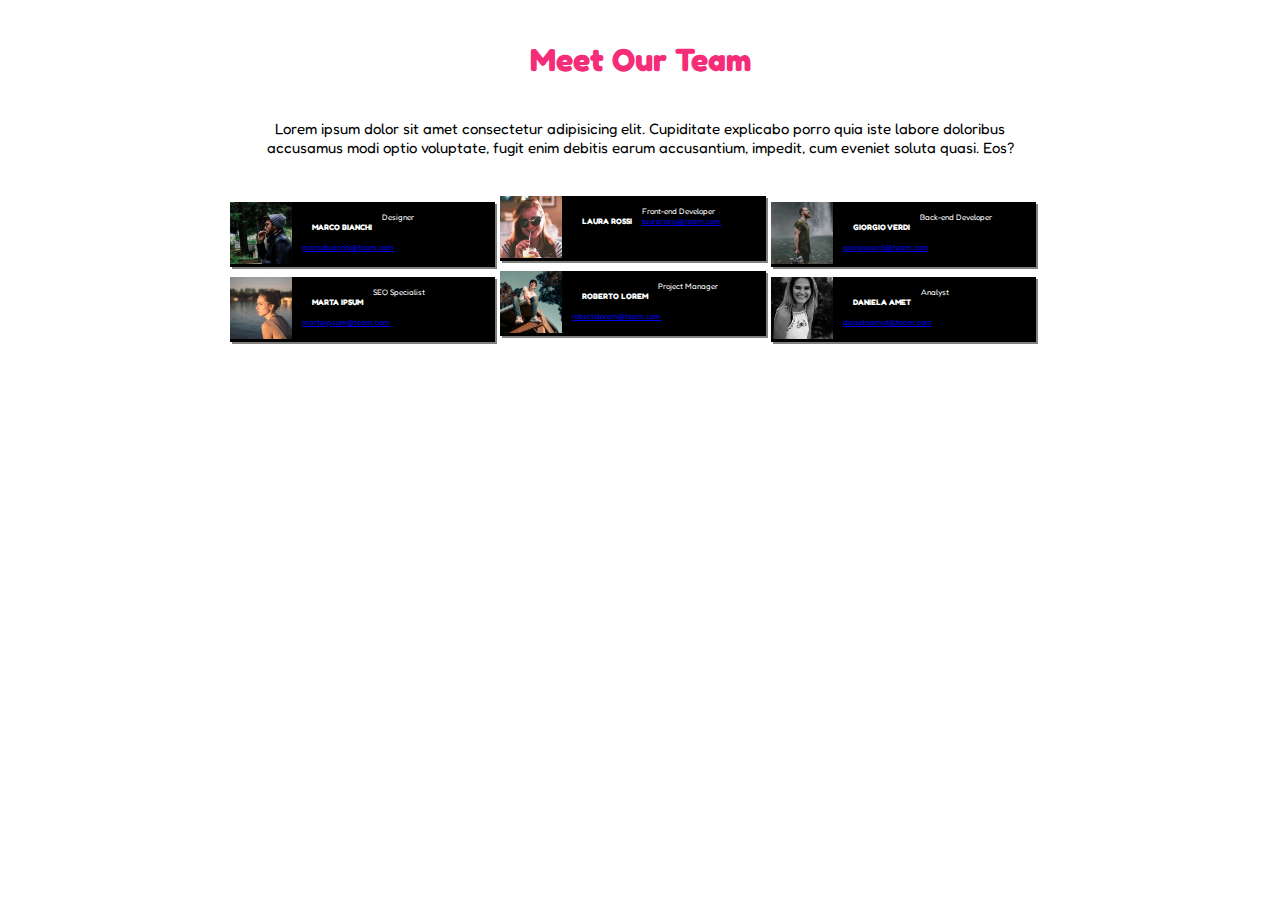
<file: html-css-float-cards/index.html>
<!DOCTYPE html>
<html lang="en">
<head>
  <meta charset="UTF-8">
  <meta http-equiv="X-UA-Compatible" content="IE=edge">
  <meta name="viewport" content="width=device-width, initial-scale=1.0">
  <link rel="preconnect" href="https://fonts.googleapis.com">
  <link rel="preconnect" href="https://fonts.gstatic.com" crossorigin>
  <link href="https://fonts.googleapis.com/css2?family=Fredoka+One&display=swap" rel="stylesheet">
  <link rel="stylesheet" href="css/style.css">
  <title>Meet Our Team</title>
</head>
<body>
 <main class="container">

  <section class="title">
    <h1>Meet Our Team</h1>
    <p>Lorem ipsum dolor sit amet consectetur adipisicing elit. Cupiditate explicabo porro quia iste labore doloribus accusamus modi optio voluptate, fugit enim debitis earum accusantium, impedit, cum eveniet soluta quasi. Eos?</p>
  </section>

  <section class="container">

    <div class="row first">

      <div class="col">
        <img src="./img/male1.png" alt="Marco Bianchi">
        <div class="description">
          <h2>MARCO BIANCHI</h2>
          <p class="work">Designer <a href="email">marcobianchi@team.com</a></p>
        </div>
      </div>

      <div class="col middle ">
        <img src="./img/female1.png" alt="Laura Rossi">
        <div class="description">
          <h2>LAURA ROSSI</h2>
          <p class="work">Front-end Developer <a href="email">laurarossi@team.com</a></p>
        </div>
      </div>

      <div class="col">
        <img src="./img/male2.png" alt="Giorgio Verdi">
        <div class="description">
          <h2>GIORGIO VERDI</h2>
          <p class="work">Back-end Developer <a href="email">giorgioverdi@team.com</a></p>
        </div> 
      </div>
    </div>

    <div class="row second">

      <div class="col ">
        <img src="./img/female2.png" alt="Marco Bianchi">
        <div class="description">
          <h2>MARTA IPSUM</h2>
          <p class="work">SEO Specialist <a href="email">martaipsum@team.com</a></p>
        </div>
      </div>

      <div class="col middle ">
        <img src="./img/male3.png" alt="Laura Rossi">
        <div class="description">
          <h2>ROBERTO LOREM</h2>
          <p class="work">Project Manager <a href="email">robertolorem@team.com</a></p>
        </div>
      </div>

      <div class="col ">
        <img src="./img/female3.png" alt="Giorgio Verdi">
        <div class="description">
          <h2>DANIELA AMET</h2>
          <p class="work">Analyst <a href="email">danielaamet@team.com</a></p>
        </div>
        
      </div>

    </div>
  </section>

 </main>
</body>
</html>
</file>
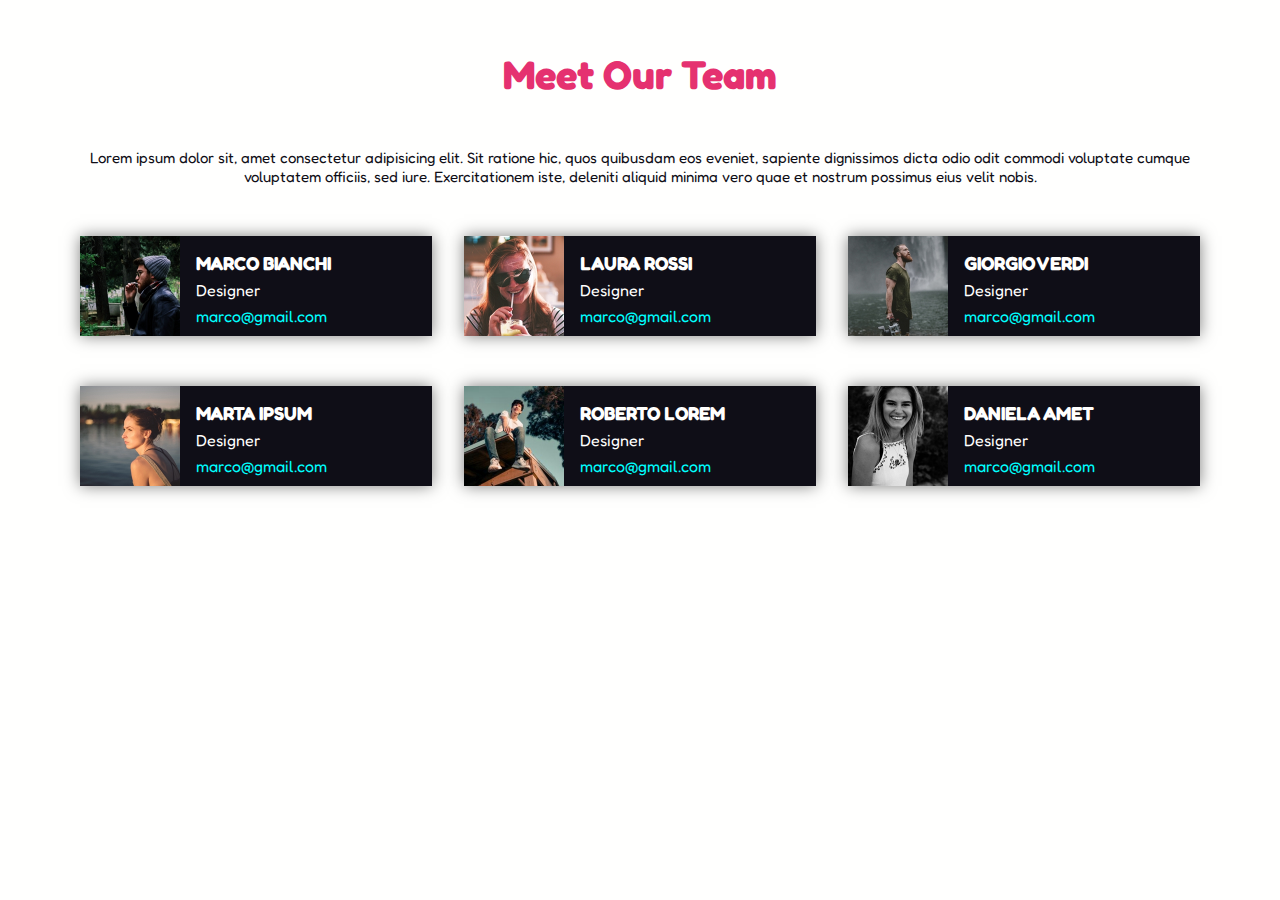
<file: html-css-float-cards/riprova/index.html>
<!DOCTYPE html>
<html lang="en">
<head>
  <meta charset="UTF-8">
  <meta http-equiv="X-UA-Compatible" content="IE=edge">
  <meta name="viewport" content="width=device-width, initial-scale=1.0">
  <link rel="preconnect" href="https://fonts.googleapis.com">
<link rel="preconnect" href="https://fonts.gstatic.com" crossorigin>
<link href="https://fonts.googleapis.com/css2?family=Fredoka+One&display=swap" rel="stylesheet">
  <link rel="stylesheet" href="css/style.css">
  <title>Meet Our Team</title>
</head>
<body>
  <main class="container">
    
    <!-- creo titolo e primo parafrago -->
    <h1>Meet Our Team</h1>
    <p class="first-p">Lorem ipsum dolor sit, amet consectetur adipisicing elit. Sit ratione hic, quos quibusdam eos eveniet, sapiente dignissimos dicta odio odit commodi voluptate cumque voluptatem officiis, sed iure. Exercitationem iste, deleniti aliquid minima vero quae et nostrum possimus eius velit nobis.</p>

    <!-- adesso creo una section dove inserisco tutte le cards -->

    <section class="row">

      <div class="col ">
        <div class="card clearfix">
         <img class="avatar" src="img/male1.png" alt="Marco">
         <div class="contents">
          <h3 class="name">Marco Bianchi</h3>
          <p class="position">Designer</p>
          <a href="#">marco@gmail.com</a>
         </div>
        </div>
      </div>

      <div class="col ">
        <div class="card clearfix">
         <img class="avatar" src="img/female1.png" alt="laura">
         <div class="contents">
          <h3 class="name">Laura Rossi</h3>
          <p class="position">Designer</p>
          <a href="#">marco@gmail.com</a>
         </div>
        </div>
      </div>

      <div class="col ">
        <div class="card clearfix">
         <img class="avatar" src="img/male2.png" alt="Giorgio">
         <div class="contents">
          <h3 class="name">Giorgio Verdi</h3>
          <p class="position">Designer</p>
          <a href="#">marco@gmail.com</a>
         </div>
        </div>
      </div>

      <div class="col ">
        <div class="card clearfix">
         <img class="avatar" src="img/female2.png" alt="Marta">
         <div class="contents">
          <h3 class="name">Marta Ipsum</h3>
          <p class="position">Designer</p>
          <a href="#">marco@gmail.com</a>
         </div>
        </div>
      </div>

      <div class="col ">
        <div class="card clearfix">
         <img class="avatar" src="img/male3.png" alt="Roberto">
         <div class="contents">
          <h3 class="name">Roberto Lorem</h3>
          <p class="position">Designer</p>
          <a href="#">marco@gmail.com</a>
         </div>
        </div>
      </div>

      <div class="col ">
        <div class="card clearfix">
         <img class="avatar" src="img/female3.png" alt="Daniela">
         <div class="contents">
          <h3 class="name">Daniela Amet</h3>
          <p class="position">Designer</p>
          <a href="#">marco@gmail.com</a>
         </div>
        </div>
      </div>

  
    </section>

  </main>
  
</body>
</html>
</file>
<file: html-css-float-cards/css/style.css>
/* GENERAL*/

*{
  margin: 0;
  padding: 0;
  box-sizing: border-box;
}

body{
  font-family: 'Fredoka One', cursive;
}

.container{
  max-width: 1200px;
  width: 80%;
  margin: 20px auto;
}

/*utility*/

.clearfix::after{
  content: '';
  display: table;
  clear: both;
}

.debug{
  background-color: rgba(255, 0, 0, 0.25);
  border: 1px solid black;
}


/*main*/

.title{
  text-align: center;
}

.title h1{
  padding: 20px;
  color: rgb(245, 45, 121);
}

.title p{
  font-size: 15px;
  padding: 20px 20px 20px 20px;
  width: 80%;
  text-align: center;
  margin: 0 auto;
}

.col img{
  width: 62px;
  float: left;
}

.col{
  height: 200px;
  width: calc(100% / 3 - 8px);
  background-color: black;
  box-shadow: 2px  2px gray;
  margin: 5px 0
}


.col .description, h2{
  color: rgb(255, 255, 255);
  margin: 10px ;
  float: left;
  font-size: 8px;
}

/* .col .description, .work{
  color: rgb(255, 255, 255);
  margin: 10px ;
  float: left;
  font-size: 5px;
} */

.row .col{
  float: left;
  height: 65px;
}

.middle{
  margin: -1px 5px;
}

.row .second{
  padding: 10px;
}
</file>
<file: html-css-float-cards/riprova/css/style.css>
*{
  margin: 0;
  padding: 0;
  box-sizing: border-box;
}

body{
  font-family: 'Fredoka One', cursive;
  color: #0f0e17;
  background-color: #fffffe;
}

h1{
  text-align: center;
  color: #E53170;
  font-size: 40px;
  margin: 50px 0;
}

.clearfix::after{
  content: '';
  display: table;
  clear: both;
}

.debug{
  background-color: rgba(255, 0, 0, 0.24);
  border: 1px solid black;
}

.container{
  width: 90%;
  max-width: 1200;
  margin: 0 auto;
}

.first-p{
  font-size: 15px;
  text-align: center;
  padding: 0 16px;
  margin-bottom: 50px;
}

.col{
  width: calc(100% / 3);
  float: left;
  padding: 0 16px;
  margin-bottom: 50px;
  min-width: 344px;
}

.card{
  color: #fffffe;
  background-color: #0F0E17;
  box-shadow: 0px 0px 15px rgba(0, 0, 0, 0.50);
}

.card .avatar{
  float: left;
  width: 100px;
}

.card .contents{
  float: right;
  width: calc(100% - 100px);
  padding-left: 16px;
}


.card .name{
  margin: 16px 0 6px;
  text-transform: uppercase;
}

.card .position{
  display: block;
  margin-bottom: 6px;
}

.card a{
  color: aqua;
  text-decoration: none;
}

.card a:hover{
  text-decoration: underline;
}
</file>
